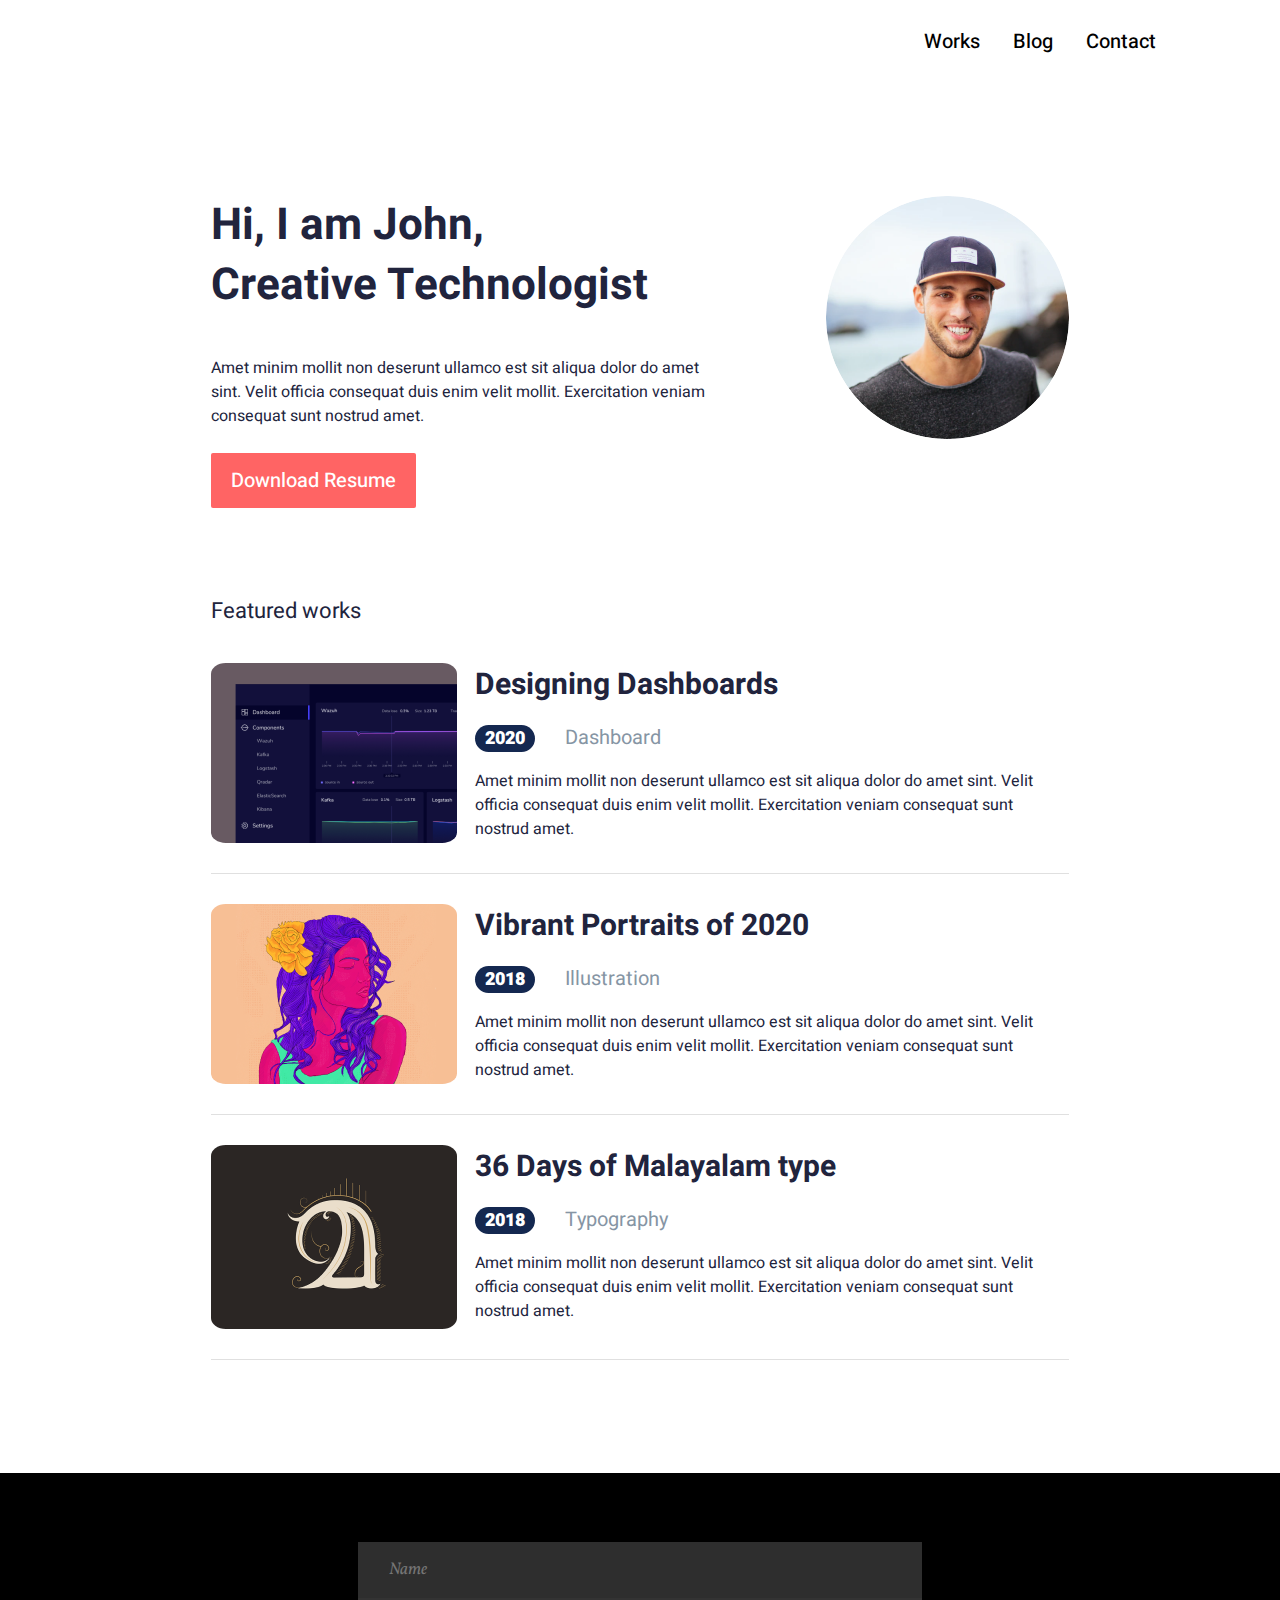
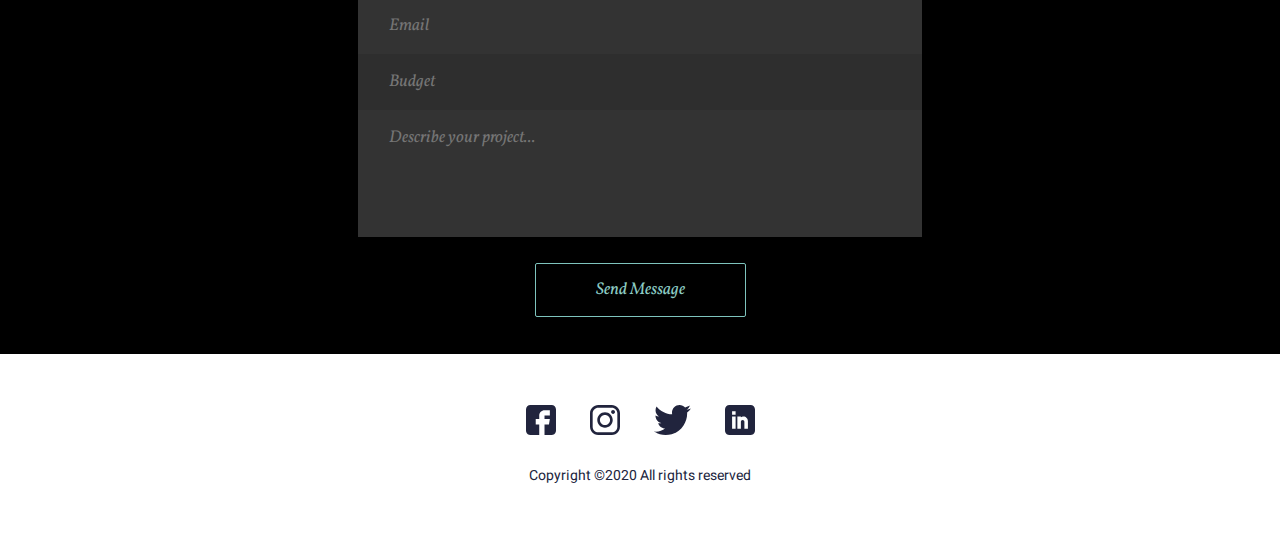
<file: index.html>
<!doctype html>
<html lang="en">
<head>
    <meta charset="UTF-8">
    <meta name="viewport"
          content="width=device-width, user-scalable=no, initial-scale=1.0, maximum-scale=1.0, minimum-scale=1.0">
    <meta http-equiv="X-UA-Compatible" content="ie=edge">
    <title>John</title>
    <link rel="preconnect" href="https://fonts.googleapis.com">
    <link rel="preconnect" href="https://fonts.gstatic.com" crossorigin>
    <link href="https://fonts.googleapis.com/css2?family=Heebo:wght@400;500;700&family=Vollkorn:ital@1&display=swap" rel="stylesheet">
    <link rel="stylesheet" href="css/style.css">
</head>
<body>
<header>
  <div class="container d-flex">
      <nav>
          <ul class="menu d-flex">
              <li>
                  <a href="#">Works</a>
              </li>
              <li>
                  <a href="#">Blog</a>
              </li>
              <li>
                  <a href="#">Contact</a>
              </li>
          </ul>
      </nav>
  </div>
</header>
<main>
    <section class="main-banner">
        <div class="container-banner d-flex">
            <div class="text-banner">
                <h1 class="heading">
                    Hi, I am John,<br>
                    Creative Technologist
                </h1>
                <p class="text">
                    Amet minim mollit non deserunt ullamco est sit aliqua dolor do amet sint. Velit officia consequat duis enim velit mollit. Exercitation veniam consequat sunt nostrud amet.
                </p>
                <a class="resume" href="#">Download Resume</a>
            </div>
            <div class="img-banner">
                <img class="img" src="images/Ellipse1.png" alt="img">
            </div>
        </div>
    </section>
    <section class="works-section">
        <div class="works">
            <h2 class="heading-works">Featured works</h2>
            <article class="portfolio d-flex">
                <div class="img-works">
                    <img class="img-portfolio" src="images/Image1.png" alt="img1">
                </div>
                <div class="text-works">
                    <h3 class="heading-portfolio">Designing Dashboards</h3>
                    <span class="year">2020</span>
                    <span class="name">Dashboard</span>
                    <p class="text-portfolio">Amet minim mollit non deserunt ullamco est sit aliqua dolor do amet sint. Velit officia consequat duis enim velit mollit. Exercitation veniam consequat sunt nostrud amet.</p>
                </div>
            </article>
            <article class="portfolio d-flex">
                <div class="img-works">
                    <img class="img-portfolio" src="images/Image2.png" alt="img2">
                </div>
                <div class="text-works">
                    <h3 class="heading-portfolio">Vibrant Portraits of 2020</h3>
                    <span class="year">2018</span>
                    <span class="name">Illustration</span>
                    <p class="text-portfolio">Amet minim mollit non deserunt ullamco est sit aliqua dolor do amet sint. Velit officia consequat duis enim velit mollit. Exercitation veniam consequat sunt nostrud amet.</p>
                </div>
            </article>
            <article class="portfolio d-flex">
                <div class="img-works">
                    <img class="img-portfolio" src="images/Image3.png" alt="img3">
                </div>
                <div class="text-works">
                    <h3 class="heading-portfolio">36 Days of Malayalam type</h3>
                    <span class="year">2018</span>
                    <span class="name">Typography</span>
                    <p class="text-portfolio">Amet minim mollit non deserunt ullamco est sit aliqua dolor do amet sint. Velit officia consequat duis enim velit mollit. Exercitation veniam consequat sunt nostrud amet.</p>
                </div>
            </article>
        </div>
    </section>
    <section class="form-section">
        <div class="form">
            <form action="#" method="post">
                <div>
                    <label class="form-control" for="name"></label>
                    <input class="form-name" type="text" name="name" placeholder="Name" id="name">
                    <span></span>
                </div>
                <div>
                    <label class="form-control" for="email"></label>
                    <input class="form-email" type="email" name="email" placeholder="Email" id="email">
                    <span></span>
                </div>
                <div>
                    <label class="form-control" for="budget"></label>
                    <input class="form-budget" type="text" name="budget" placeholder="Budget" id="budget">
                    <span></span>
                </div>
                <div>
                    <label class="form-control" for="project"></label>
                    <textarea class="form-text" name="project" placeholder="Describe your project..." id="project"></textarea>
                </div>
                <div class="button">
                    <button class="form-button" type="submit" style="">
                    Send Message
                    </button>
                </div>
            </form>
        </div>
    </section>
</main>
<footer>
    <div class="footer-social d-flex">
        <ul class="social d-flex">
            <li>
                <a href="#" target="_blank" title="Facebook">
                    <img src="images/fb.svg" alt="Facebook">
                </a>
            </li>
            <li>
                <a href="#" target="_blank" title="Instagram">
                    <img src="images/insta.svg" alt="Instagram">
                </a>
            </li>
            <li>
                <a href="#" target="_blank" title="Twitter">
                    <img src="images/tw.svg" alt="Twitter">
                </a>
            </li>
            <li>
                <a href="#" target="_blank" title="Linkedin">
                    <img src="images/in.svg" alt="Linkedin">
                </a>
            </li>
        </ul>
    </div>
    <p class="text-copyright">
        Copyright ©2020 All rights reserved
    </p>
</footer>
</body>
</html>
</file>
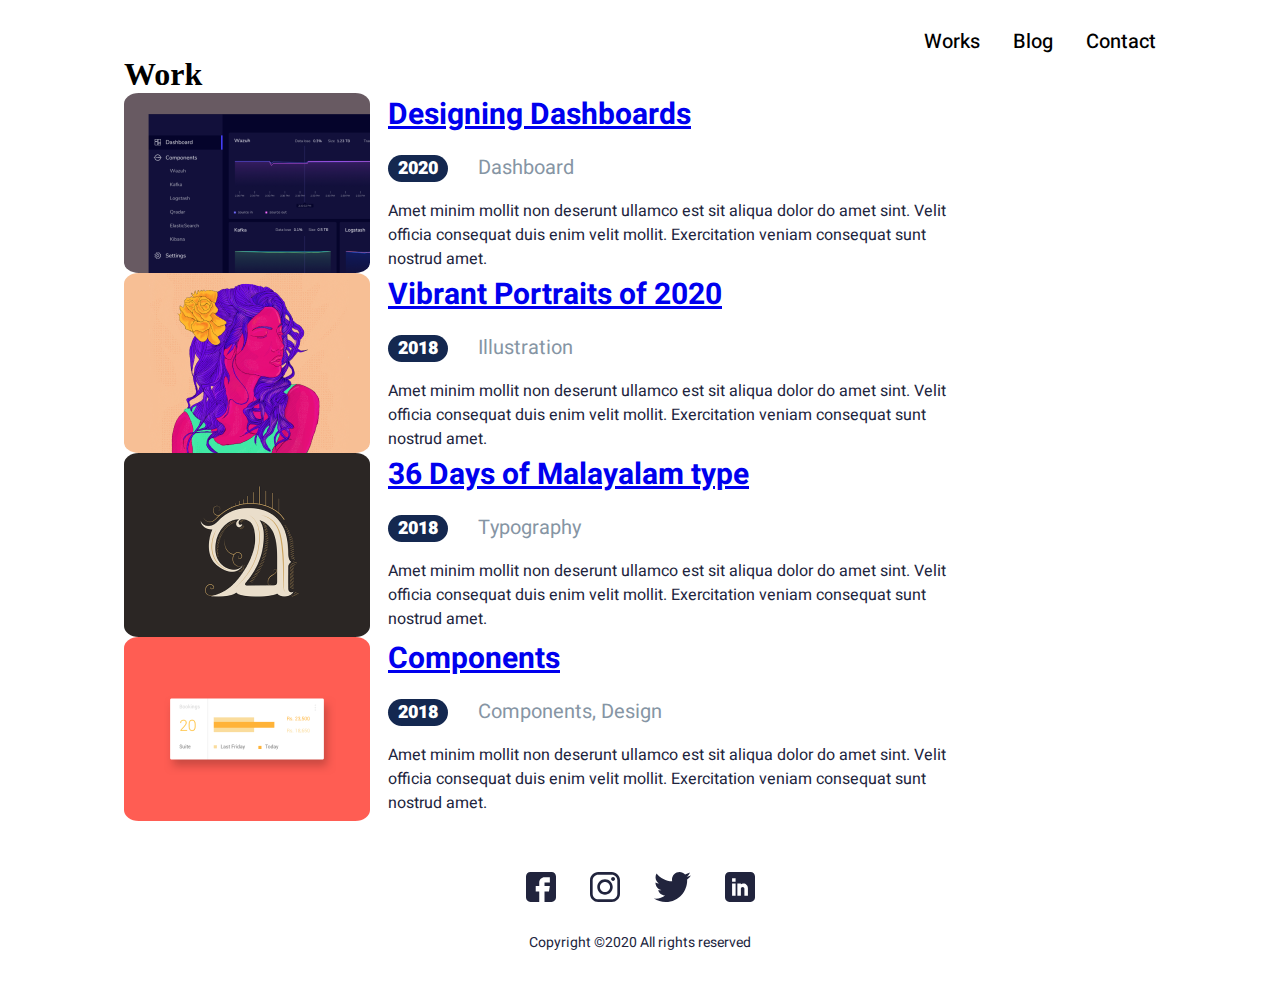
<file: work.html>
<!doctype html>
<html lang="en">
<head>
  <meta charset="UTF-8">
  <meta name="viewport"
        content="width=device-width, user-scalable=no, initial-scale=1.0, maximum-scale=1.0, minimum-scale=1.0">
  <meta http-equiv="X-UA-Compatible" content="ie=edge">
  <title>John</title>
  <link rel="preconnect" href="https://fonts.googleapis.com">
  <link rel="preconnect" href="https://fonts.gstatic.com" crossorigin>
  <link href="https://fonts.googleapis.com/css2?family=Heebo:wght@400;500;700&family=Vollkorn:ital@1&display=swap" rel="stylesheet">
  <link rel="stylesheet" href="css/style.css">
</head>
<body>
<header>
  <div class="container d-flex">
    <nav>
      <ul class="menu d-flex">
        <li>
          <a class="active" href="work.html">Works</a>
        </li>
        <li>
          <a href="blog.html">Blog</a>
        </li>
        <li>
          <a href="#">Contact</a>
        </li>
      </ul>
    </nav>
  </div>
</header>
<main>
  <section class="work-section">
    <div class="container">
      <h1>Work</h1>
      <article class="work d-flex">
        <div class="img-works">
          <img class="img-portfolio" src="images/Image1.png" alt="img1">
        </div>
        <div class="text-works">
          <h3 class="heading-portfolio">
            <a href="work_detail.html">Designing Dashboards</a>
          </h3>
          <span class="year">2020</span>
          <span class="name">Dashboard</span>
          <p class="text-portfolio">
            Amet minim mollit non deserunt ullamco est sit aliqua dolor do amet sint. Velit officia consequat duis enim velit mollit. Exercitation veniam consequat sunt nostrud amet.
          </p>
        </div>
      </article>
      <article class="work d-flex">
        <div class="img-works">
          <img class="img-portfolio" src="images/Image2.png" alt="img2">
        </div>
        <div class="text-works">
          <h3 class="heading-portfolio">
            <a href="#">Vibrant Portraits of 2020</a>
          </h3>
          <span class="year">2018</span>
          <span class="name">Illustration</span>
          <p class="text-portfolio">
            Amet minim mollit non deserunt ullamco est sit aliqua dolor do amet sint. Velit officia consequat duis enim velit mollit. Exercitation veniam consequat sunt nostrud amet.
          </p>
        </div>
      </article>
      <article class="work d-flex">
        <div class="img-works">
          <img class="img-portfolio" src="images/Image3.png" alt="img3">
        </div>
        <div class="text-works">
          <h3 class="heading-portfolio">
            <a href="#">36 Days of Malayalam type</a>
          </h3>
          <span class="year">2018</span>
          <span class="name">Typography</span>
          <p class="text-portfolio">
            Amet minim mollit non deserunt ullamco est sit aliqua dolor do amet sint. Velit officia consequat duis enim velit mollit. Exercitation veniam consequat sunt nostrud amet.
          </p>
        </div>
      </article>
      <article class="work d-flex">
        <div class="img-works">
          <img class="img-portfolio" src="images/Image4.png" alt="img4">
        </div>
        <div class="text-works">
          <h3 class="heading-portfolio">
            <a href="#">Components</a>
          </h3>
          <span class="year">2018</span>
          <span class="name">Components, Design</span>
          <p class="text-portfolio">
            Amet minim mollit non deserunt ullamco est sit aliqua dolor do amet sint. Velit officia consequat duis enim velit mollit. Exercitation veniam consequat sunt nostrud amet.
          </p>
        </div>
      </article>
    </div>
  </section>
</main>
<footer>
  <div class="footer-social d-flex">
    <ul class="social d-flex">
      <li>
        <a href="#" target="_blank" title="Facebook">
          <img src="images/fb.svg" alt="Facebook">
        </a>
      </li>
      <li>
        <a href="#" target="_blank" title="Instagram">
          <img src="images/insta.svg" alt="Instagram">
        </a>
      </li>
      <li>
        <a href="#" target="_blank" title="Twitter">
          <img src="images/tw.svg" alt="Twitter">
        </a>
      </li>
      <li>
        <a href="#" target="_blank" title="Linkedin">
          <img src="images/in.svg" alt="Linkedin">
        </a>
      </li>
    </ul>
  </div>
  <p class="text-copyright">
    Copyright ©2020 All rights reserved
  </p>
</footer>
</body>
</html>
</file>
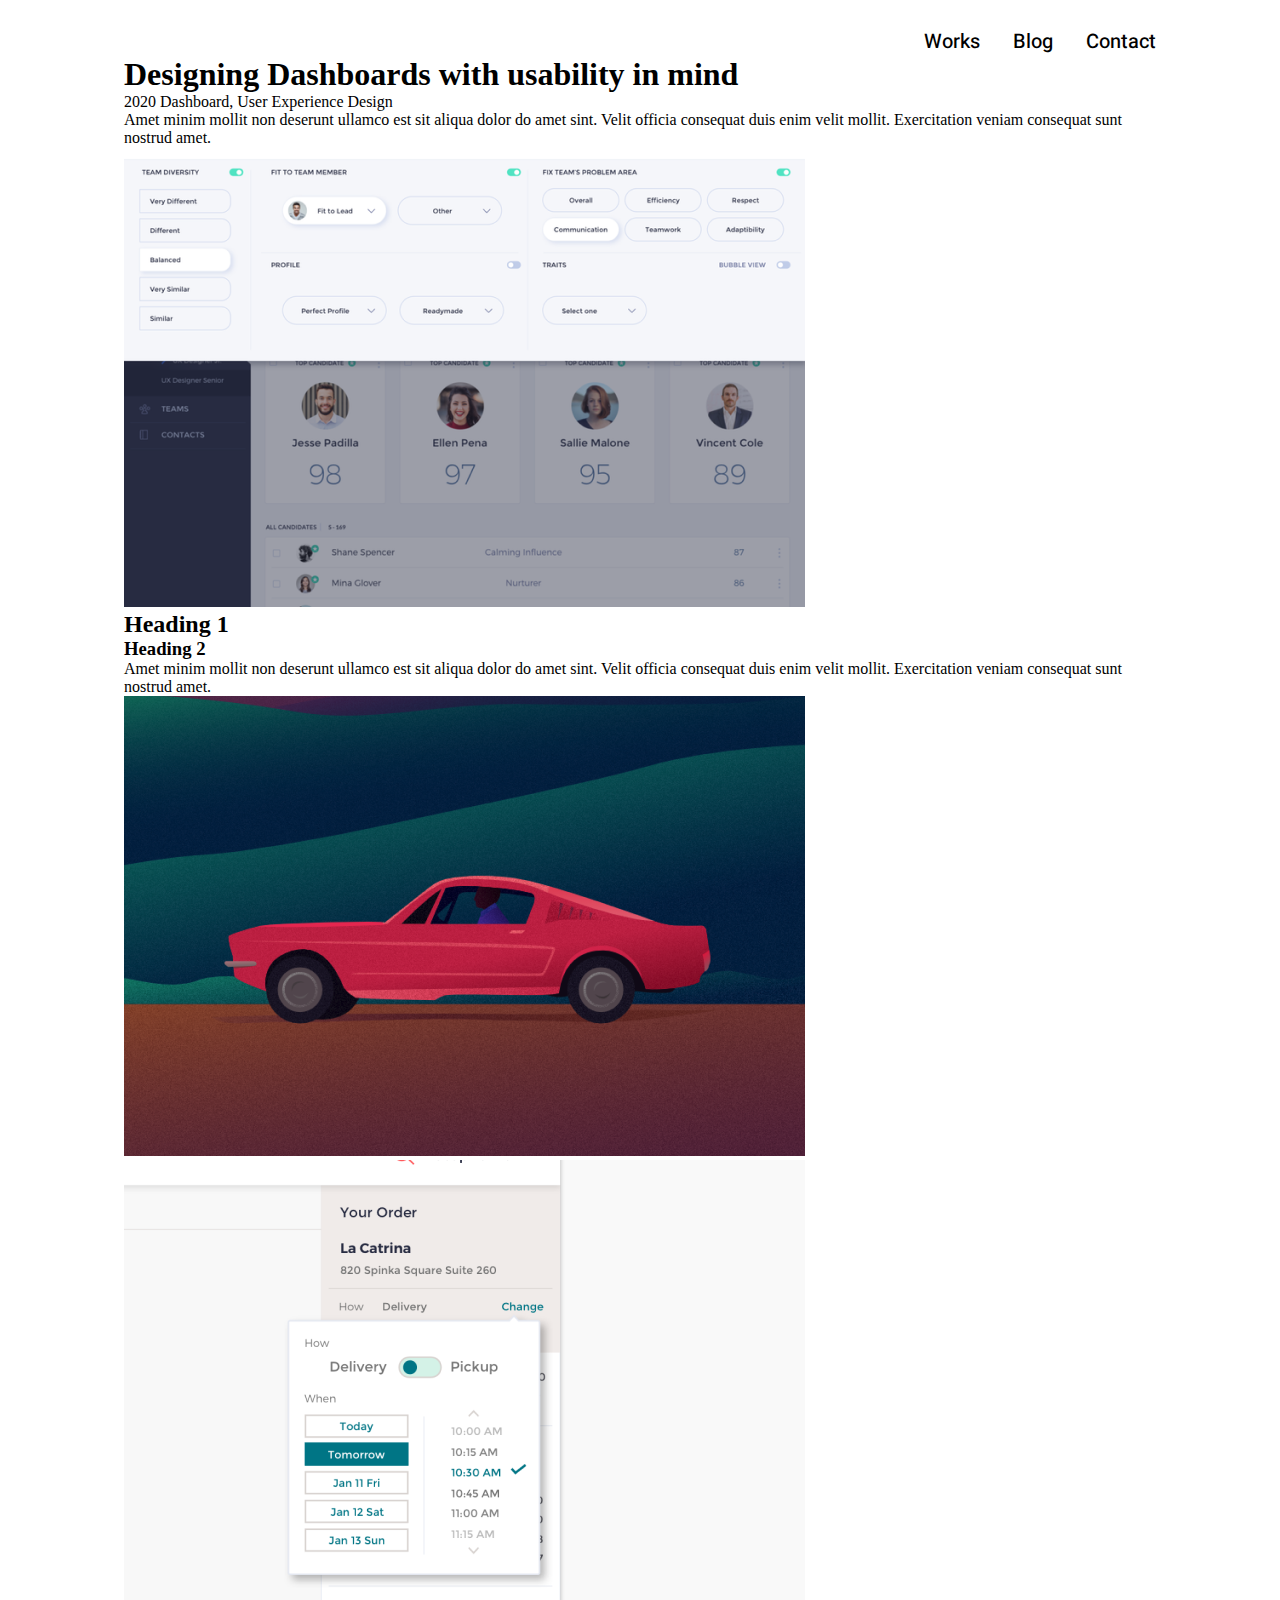
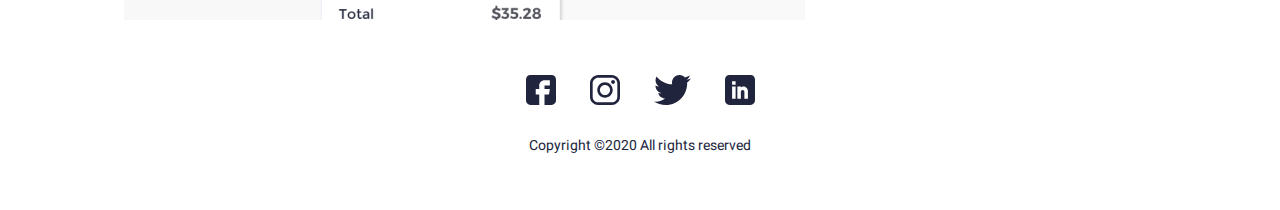
<file: work_detail.html>
<!doctype html>
<html lang="en">
<head>
  <meta charset="UTF-8">
  <meta name="viewport"
        content="width=device-width, user-scalable=no, initial-scale=1.0, maximum-scale=1.0, minimum-scale=1.0">
  <meta http-equiv="X-UA-Compatible" content="ie=edge">
  <title>John</title>
  <link rel="preconnect" href="https://fonts.googleapis.com">
  <link rel="preconnect" href="https://fonts.gstatic.com" crossorigin>
  <link href="https://fonts.googleapis.com/css2?family=Heebo:wght@400;500;700&family=Vollkorn:ital@1&display=swap" rel="stylesheet">
  <link rel="stylesheet" href="css/style.css">
</head>
<body>
<header>
  <div class="container d-flex">
    <nav>
      <ul class="menu d-flex">
        <li>
          <a class="active" href="work.html">Works</a>
        </li>
        <li>
          <a href="blog.html">Blog</a>
        </li>
        <li>
          <a href="#">Contact</a>
        </li>
      </ul>
    </nav>
  </div>
</header>
<main>
  <section class="work-detail">
    <div class="container">
      <h1>Designing Dashboards with usability in mind</h1>
      <span class="work-year">2020</span>
      <span class="work-name">Dashboard, User Experience Design</span>
      <p>
        Amet minim mollit non deserunt ullamco est sit aliqua dolor do amet sint. Velit officia consequat duis enim velit mollit. Exercitation veniam consequat sunt nostrud amet.
      </p>
      <div class="work-image">
        <img src="images/work_1.png" alt="image">
      </div>
      <h2>Heading 1</h2>
      <h3>Heading 2</h3>
      <p class="work-text-2">
        Amet minim mollit non deserunt ullamco est sit aliqua dolor do amet sint. Velit officia consequat duis enim velit mollit. Exercitation veniam consequat sunt nostrud amet.
      </p>
      <div class="work-image-2">
        <img src="images/work_2.png" alt="image">
      </div>
      <div class="work-image-3">
        <img src="images/work_3.png" alt="image">
      </div>
    </div>
  </section>
</main>
<footer>
  <div class="footer-social d-flex">
    <ul class="social d-flex">
      <li>
        <a href="#" target="_blank" title="Facebook">
          <img src="images/fb.svg" alt="Facebook">
        </a>
      </li>
      <li>
        <a href="#" target="_blank" title="Instagram">
          <img src="images/insta.svg" alt="Instagram">
        </a>
      </li>
      <li>
        <a href="#" target="_blank" title="Twitter">
          <img src="images/tw.svg" alt="Twitter">
        </a>
      </li>
      <li>
        <a href="#" target="_blank" title="Linkedin">
          <img src="images/in.svg" alt="Linkedin">
        </a>
      </li>
    </ul>
  </div>
  <p class="text-copyright">
    Copyright ©2020 All rights reserved
  </p>
</footer>
</body>
</html>
</file>
<file: css/style.css>
@font-face {
    font-family: 'heebomedium';
    src: url('../fonts/heebo-medium-webfont.eot');
    src: url('../fonts/heebo-medium-webfont.eot?#iefix') format('embedded-opentype'),
    url('../fonts/heebo-medium-webfont.woff2') format('woff2'),
    url('../fonts/heebo-medium-webfont.woff') format('woff'),
    url('../fonts/heebo-medium-webfont.ttf') format('truetype'),
    url('../fonts/heebo-medium-webfont.svg#heebomedium') format('svg');
    font-weight: normal;
    font-style: normal;

}
@font-face {
    font-family: 'heeboregular';
    src: url('../fonts/heebo-regular-webfont.eot');
    src: url('../fonts/heebo-regular-webfont.eot?#iefix') format('embedded-opentype'),
    url('../fonts/heebo-regular-webfont.woff2') format('woff2'),
    url('../fonts/heebo-regular-webfont.woff') format('woff'),
    url('../fonts/heebo-regular-webfont.ttf') format('truetype'),
    url('../fonts/heebo-regular-webfont.svg#heeboregular') format('svg');
    font-weight: normal;
    font-style: normal;

}
*{
    padding: 0;
    margin: 0;
}
header{
    padding-top: 27px;
}
.container{
    max-width: 1032px;
    margin: auto;
    justify-content: flex-end;
}
.d-flex{
    display: flex;
}
.menu{
    list-style: none;
}
header nav li{
    margin-left: 33px;
}
header nav li a{
    font-family: 'Heebo', sans-serif;
    font-style: normal;
    font-weight: 500;
    font-size: 20px;
    line-height: 29px;
    color: #000000;
    text-decoration: none;
}
.main-banner{
    padding-top: 140px;
    padding-bottom: 71px;
}
.container-banner{
    max-width: 858px;
    margin: auto;
    justify-content: space-between;
    align-items: start;
}
.text-banner{
    max-width: 497px;
}
.heading{
    font-family: 'Heebo', sans-serif;
    font-style: normal;
    font-weight: 700;
    font-size: 44px;
    line-height: 60px;
    color: #21243D;
    margin-bottom: 40px;
}
.text{
    font-family: 'Heebo', sans-serif;
    font-style: normal;
    font-weight: 400;
    font-size: 16px;
    line-height: 24px;
    color: #21243D;
    margin-bottom: 38px;
}
.resume{
    background: #FF6464;
    border-radius: 2px;
    padding: 13px 20px;
    font-family: 'Heebo', sans-serif;
    font-style: normal;
    font-weight: 500;
    font-size: 20px;
    line-height: 29px;
    text-decoration: none;
    color: #FFFFFF;
}
.img-banner{
    max-width: 243px;
    border-radius: 50%;
    overflow: hidden;
}
.img{
    width: 100%;
    display: block
}
.works-section{
    padding-top: 15px;
    padding-bottom: 83px;
}
.works{
    max-width: 858px;
    margin: auto;
}
.heading-works{
    font-family: 'Heebo', sans-serif;
    font-style: normal;
    font-weight: 400;
    font-size: 22px;
    line-height: 60px;
    color: #21243D;
    margin-bottom: 22px;
}
.portfolio{
    margin-bottom: 30px;
    padding-bottom: 30px;
    border-bottom: 1px solid #E0E0E0;
}
.img-works{
    max-width: 246px;
    border-radius: 6%;
    overflow: hidden;
    margin-right: 18px;
}
.img-portfolio{
    width: 100%;
    display: block;
}
.text-works{
    max-width: 594px;
}
.heading-portfolio{
    font-family: 'Heebo', sans-serif;
    font-style: normal;
    font-weight: 700;
    font-size: 30px;
    line-height: 44px;
    color: #21243D;
    margin-bottom: 2px;
}
.year{
    background: #142850;
    border-radius: 16px;
    padding: 0 10px;
    align-items: center;
    font-family: 'Heebo', sans-serif;
    font-style: normal;
    font-weight: 900;
    font-size: 18px;
    line-height: 60px;
    color: #FFFFFF;
    margin-right: 26px;
}
.name{
    font-family: 'Heebo', sans-serif;
    font-style: normal;
    font-weight: 400;
    font-size: 20px;
    line-height: 29px;
    color: #8695A4;
    margin-bottom: 17px;
}
.text-portfolio{
    font-family: 'Heebo', sans-serif;
    font-style: normal;
    font-weight: 400;
    font-size: 16px;
    line-height: 24px;
    color: #21243D;
}
.form-section{
    padding-top: 69px;
    padding-bottom: 37px;
    background-color: #000000;
}
.form{
    max-width: 564px;
    margin: auto;
}
.form-control{
    display: none;
}
.form-name, .form-budget{
    width: 100%;
    box-sizing: border-box;
    background-color: rgba(255, 255, 255, 0.18);
    font-family: 'Vollkorn', serif;
    font-style: italic;
    font-weight: 400;
    font-size: 17px;
    line-height: 22px;
    color: #FFFFFF;
    padding: 17px 31px;
    border: none;
}
.form-email, .form-text{
    width: 100%;
    box-sizing: border-box;
    background-color: rgba(255, 255, 255, 0.2);
    font-family: 'Vollkorn', serif;
    font-style: italic;
    font-weight: 400;
    font-size: 17px;
    line-height: 22px;
    color: #FFFFFF;
    padding: 17px 31px;
    border: none;
}
.form-text{
    height: 127px;
    resize: none;
    margin-bottom: 22px;
}
.button{
    text-align: center;
}
.form-button{
    background-color: transparent;
    border: solid 1px #7EC4BD;
    box-sizing: border-box;
    font-family: 'Vollkorn', serif;
    font-style: italic;
    font-weight: 400;
    font-size: 17px;
    line-height: 22px;
    color: #8BCAC3;
    padding: 15px 60px;
    border-radius: 2px;
    cursor: pointer;
}
footer{
    padding-top: 51px;
    padding-bottom: 54px;
}
.footer-social{
    max-width: 858px;
    margin: auto;
    justify-content: center;
}
.social{
    margin-bottom: 26px;
    list-style: none;
}
footer li{
    margin-left: 17px;
    margin-right: 17px;
}
.text-copyright{
    max-width: 858px;
    margin: auto;
    font-family: 'Heebo', sans-serif;
    font-style: normal;
    font-weight: 400;
    font-size: 14px;
    line-height: 21px;
    text-align: center;
    color: #21243D;
}
</file>
